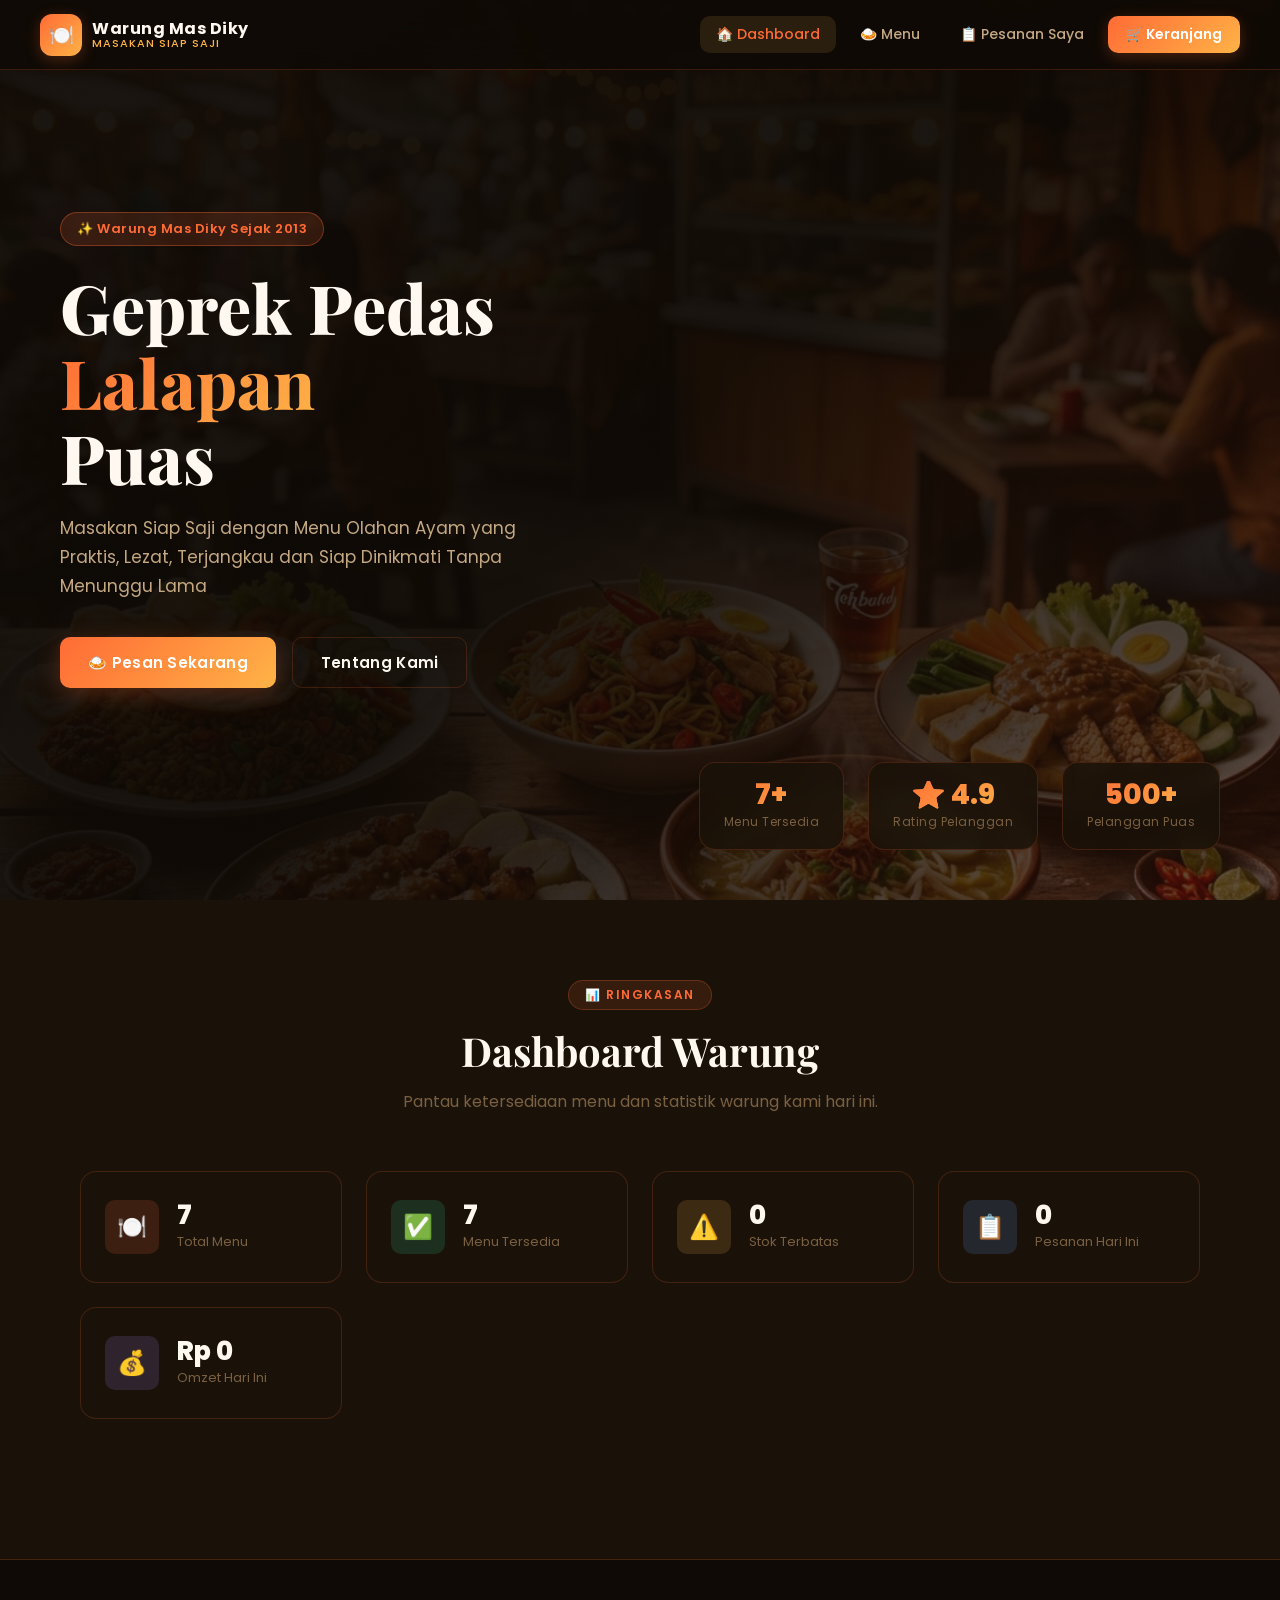
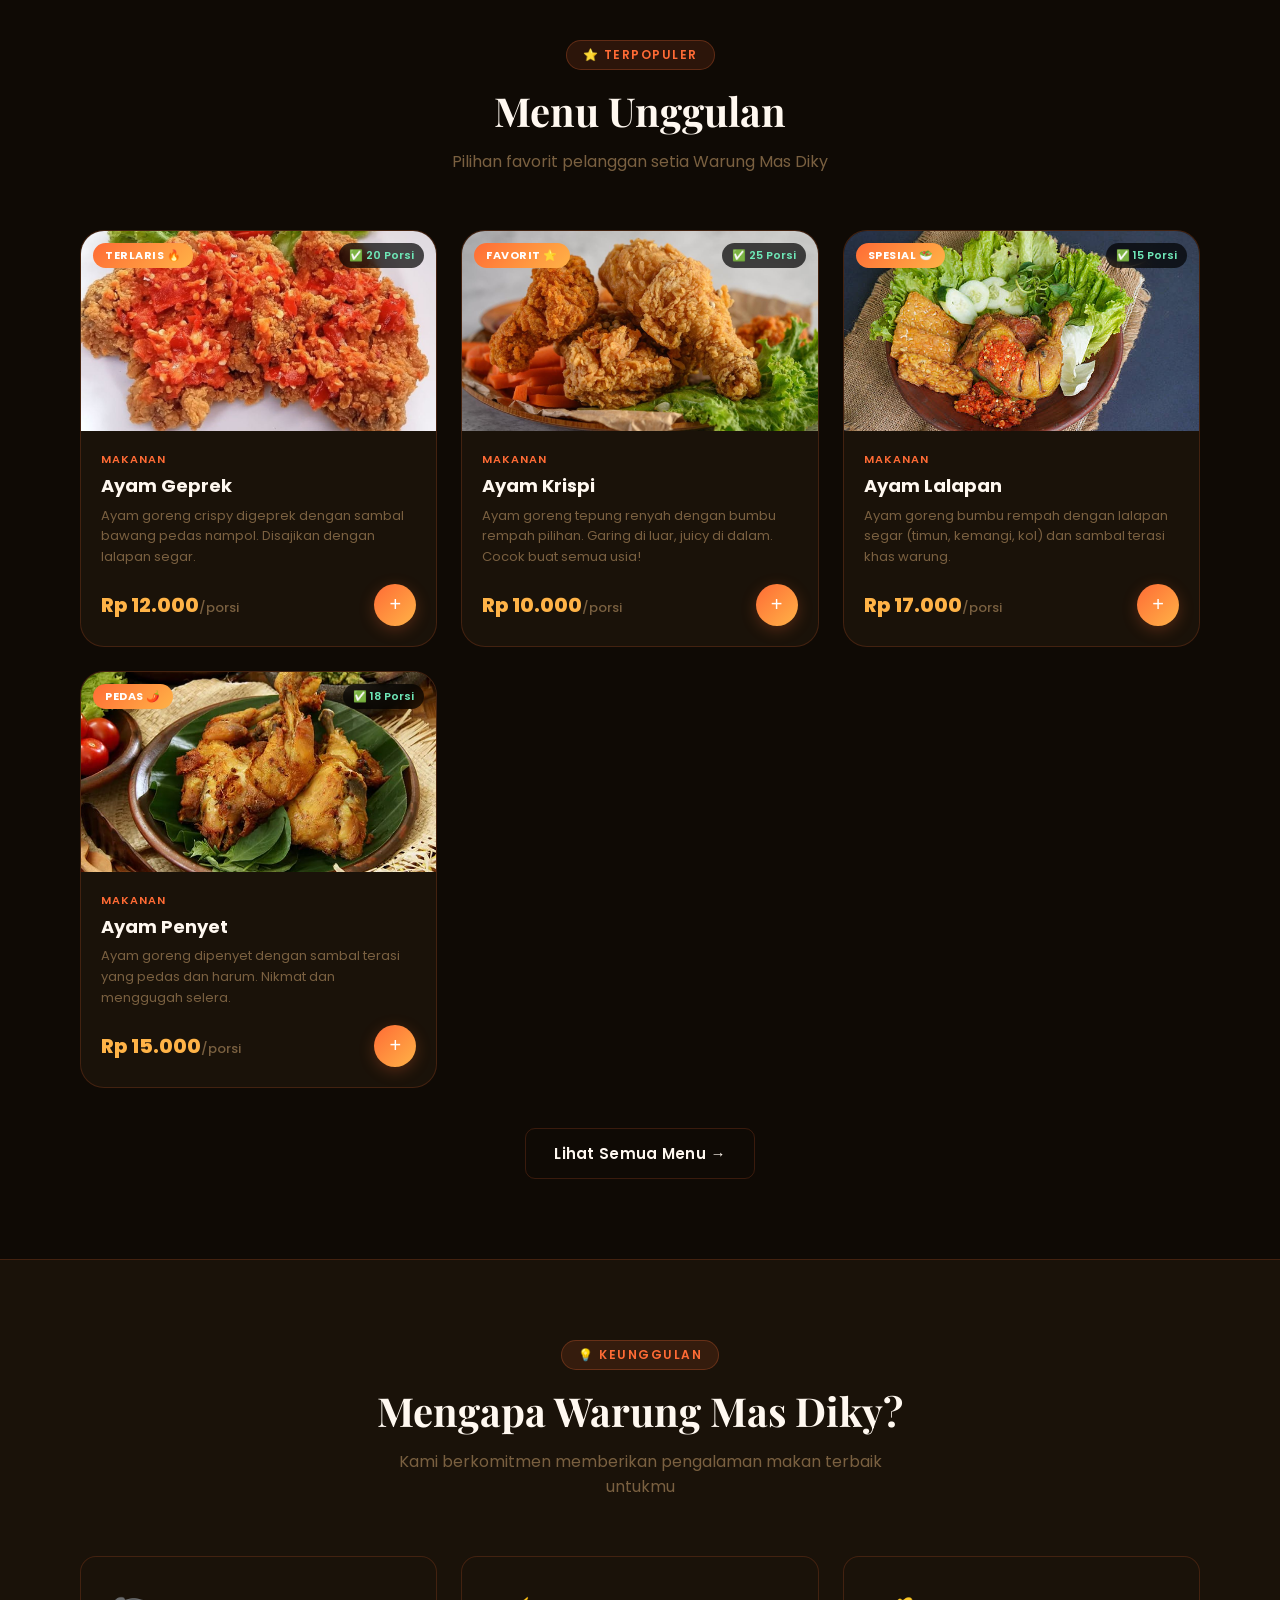
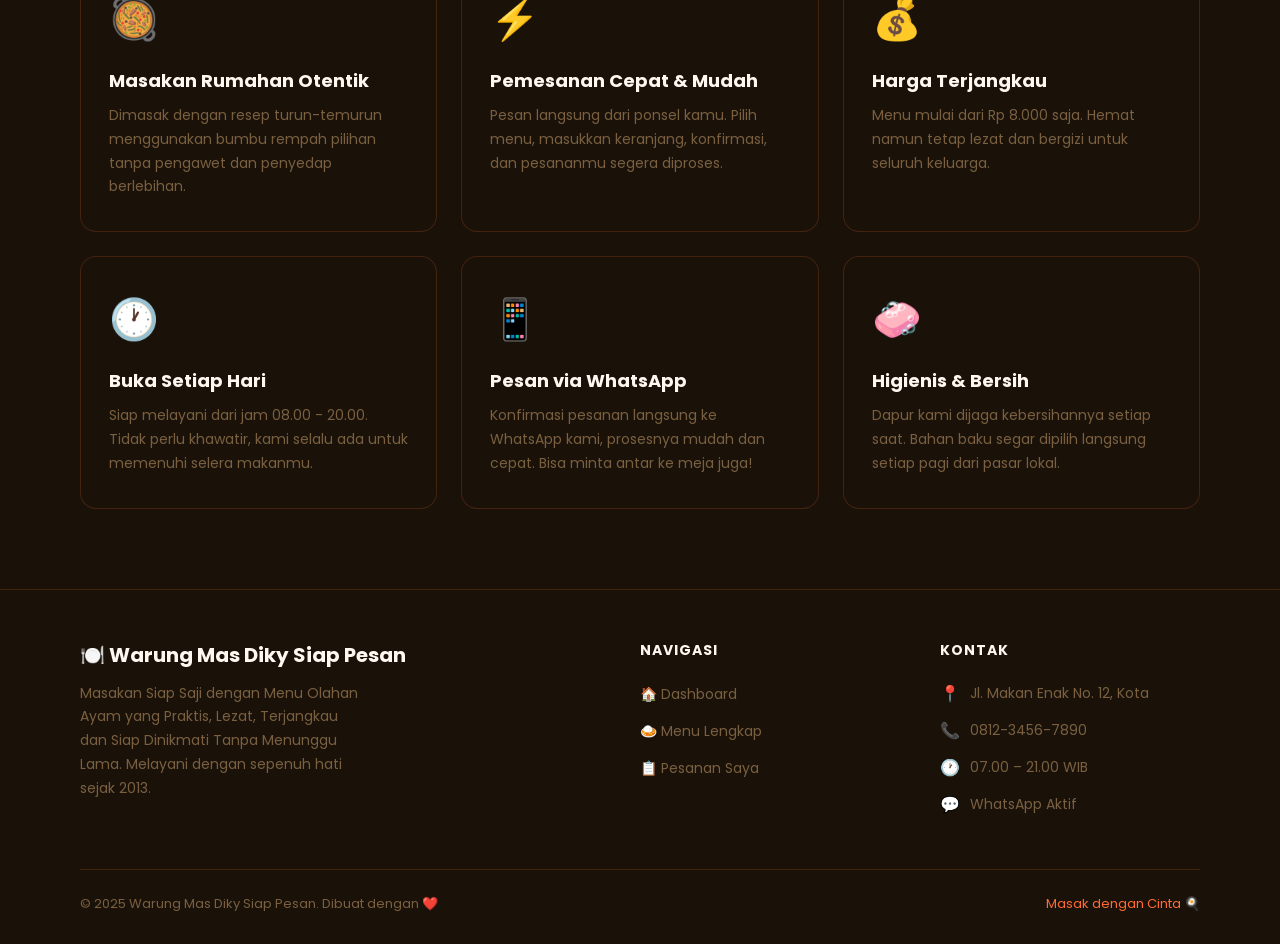
<file: index.html>
<!DOCTYPE html>
<html lang="id">

<head>
    <meta charset="UTF-8">
    <meta name="viewport" content="width=device-width, initial-scale=1">
    <title>Warung Mas Diky Siap Pesan — Pesan Online</title>
    <meta name="description"
        content="Warung Mas Diky Siap Pesan, pesan olahan ayam favorit kamu secara online. Ayam geprek, ayam krispi, ayam lalapan, ayam penyet, dan banyak menu lezat lainnya.">
    <link rel="stylesheet" href="style.css">
</head>

<body>

    <!-- ===== NAVBAR ===== -->
    <nav class="navbar" id="navbar">
        <a href="index.html" class="nav-brand">
            <div class="nav-logo-icon">🍽️</div>
            <div class="nav-brand-text">
                <span class="nav-brand-name">Warung Mas Diky</span>
                <span class="nav-brand-sub">Masakan Siap Saji</span>
            </div>
        </a>
        <ul class="nav-links">
            <li><a href="index.html" class="active" id="nav-dashboard">🏠 Dashboard</a></li>
            <li><a href="menu.html" id="nav-menu">🍛 Menu</a></li>
            <li><a href="pesanan.html" id="nav-orders">📋 Pesanan Saya</a></li>
            <li>
                <a href="#" class="nav-cart-btn" id="openCartBtn" onclick="openCart(); return false;">
                    🛒 Keranjang
                    <span class="cart-badge" id="cartBadge" style="display:none">0</span>
                </a>
            </li>
        </ul>
    </nav>

    <!-- ===== HERO ===== -->
    <section class="hero">
        <div class="hero-bg"></div>
        <div class="hero-overlay"></div>
        <div class="hero-content">
            <div class="hero-badge">✨ Warung Mas Diky Sejak 2013</div>
            <h1 class="hero-title">
                Geprek Pedas <span>Lalapan</span><br> Puas
            </h1>
            <p class="hero-desc">
                Masakan Siap Saji dengan Menu Olahan Ayam yang Praktis, Lezat, Terjangkau dan Siap Dinikmati Tanpa
                Menunggu Lama
            </p>
            <div class="hero-actions">
                <a href="menu.html" class="btn btn-primary">🍛 Pesan Sekarang</a>
                <a href="#tentang" class="btn btn-outline">Tentang Kami</a>
            </div>
        </div>
        <div class="hero-stats">
            <div class="stat-card">
                <div class="stat-num" id="heroTotalMenu">20+</div>
                <div class="stat-label">Menu Tersedia</div>
            </div>
            <div class="stat-card">
                <div class="stat-num">⭐ 4.9</div>
                <div class="stat-label">Rating Pelanggan</div>
            </div>
            <div class="stat-card">
                <div class="stat-num">500+</div>
                <div class="stat-label">Pelanggan Puas</div>
            </div>
        </div>
    </section>

    <!-- ===== DASHBOARD STATS ===== -->
    <section class="section" style="background: var(--bg-card); border-bottom: 1px solid var(--border);">
        <div class="container">
            <div class="section-header">
                <div class="section-badge">📊 Ringkasan</div>
                <h2 class="section-title">Dashboard Warung</h2>
                <p class="section-subtitle">Pantau ketersediaan menu dan statistik warung kami hari ini.</p>
            </div>
            <div class="stats-grid">
                <div class="stat-item animate-fade-up animate-delay-1">
                    <div class="stat-icon orange">🍽️</div>
                    <div class="stat-info">
                        <div class="stat-value" id="totalMenuStat">20</div>
                        <div class="stat-desc">Total Menu</div>
                    </div>
                </div>
                <div class="stat-item animate-fade-up animate-delay-2">
                    <div class="stat-icon green">✅</div>
                    <div class="stat-info">
                        <div class="stat-value" id="menuAvailStat">17</div>
                        <div class="stat-desc">Menu Tersedia</div>
                    </div>
                </div>
                <div class="stat-item animate-fade-up animate-delay-3">
                    <div class="stat-icon yellow">⚠️</div>
                    <div class="stat-info">
                        <div class="stat-value" id="menuLowStat">2</div>
                        <div class="stat-desc">Stok Terbatas</div>
                    </div>
                </div>
                <div class="stat-item animate-fade-up animate-delay-4">
                    <div class="stat-icon blue">📋</div>
                    <div class="stat-info">
                        <div class="stat-value" id="totalOrderStat">0</div>
                        <div class="stat-desc">Pesanan Hari Ini</div>
                    </div>
                </div>
                <div class="stat-item animate-fade-up">
                    <div class="stat-icon purple">💰</div>
                    <div class="stat-info">
                        <div class="stat-value" id="totalRevenueStat">Rp 0</div>
                        <div class="stat-desc">Omzet Hari Ini</div>
                    </div>
                </div>
            </div>
        </div>
    </section>

    <!-- ===== MENU UNGGULAN ===== -->
    <section class="section">
        <div class="container">
            <div class="section-header">
                <div class="section-badge">⭐ Terpopuler</div>
                <h2 class="section-title">Menu Unggulan</h2>
                <p class="section-subtitle">Pilihan favorit pelanggan setia Warung Mas Diky</p>
            </div>
            <div class="menu-grid" id="featuredMenu">
                <!-- Diisi JS -->
            </div>
            <div style="text-align:center; margin-top: 40px;">
                <a href="menu.html" class="btn btn-outline">Lihat Semua Menu →</a>
            </div>
        </div>
    </section>

    <!-- ===== FITUR LAYANAN ===== -->
    <section class="section" id="tentang" style="background: var(--bg-card); border-top: 1px solid var(--border);">
        <div class="container">
            <div class="section-header">
                <div class="section-badge">💡 Keunggulan</div>
                <h2 class="section-title">Mengapa Warung Mas Diky?</h2>
                <p class="section-subtitle">Kami berkomitmen memberikan pengalaman makan terbaik untukmu</p>
            </div>
            <div class="features-grid">
                <div class="feature-card animate-fade-up animate-delay-1">
                    <div class="feature-icon">🥘</div>
                    <div class="feature-title">Masakan Rumahan Otentik</div>
                    <div class="feature-desc">Dimasak dengan resep turun-temurun menggunakan bumbu rempah pilihan tanpa
                        pengawet dan penyedap berlebihan.</div>
                </div>
                <div class="feature-card animate-fade-up animate-delay-2">
                    <div class="feature-icon">⚡</div>
                    <div class="feature-title">Pemesanan Cepat & Mudah</div>
                    <div class="feature-desc">Pesan langsung dari ponsel kamu. Pilih menu, masukkan keranjang,
                        konfirmasi, dan pesananmu segera diproses.</div>
                </div>
                <div class="feature-card animate-fade-up animate-delay-3">
                    <div class="feature-icon">💰</div>
                    <div class="feature-title">Harga Terjangkau</div>
                    <div class="feature-desc">Menu mulai dari Rp 8.000 saja. Hemat namun tetap lezat dan bergizi untuk
                        seluruh keluarga.</div>
                </div>
                <div class="feature-card animate-fade-up animate-delay-4">
                    <div class="feature-icon">🕐</div>
                    <div class="feature-title">Buka Setiap Hari</div>
                    <div class="feature-desc">Siap melayani dari jam 08.00 - 20.00. Tidak perlu khawatir, kami selalu
                        ada untuk memenuhi selera makanmu.</div>
                </div>
                <div class="feature-card animate-fade-up">
                    <div class="feature-icon">📱</div>
                    <div class="feature-title">Pesan via WhatsApp</div>
                    <div class="feature-desc">Konfirmasi pesanan langsung ke WhatsApp kami, prosesnya mudah dan cepat.
                        Bisa minta antar ke meja juga!</div>
                </div>
                <div class="feature-card animate-fade-up">
                    <div class="feature-icon">🧼</div>
                    <div class="feature-title">Higienis & Bersih</div>
                    <div class="feature-desc">Dapur kami dijaga kebersihannya setiap saat. Bahan baku segar dipilih
                        langsung setiap pagi dari pasar lokal.</div>
                </div>
            </div>
        </div>
    </section>

    <!-- ===== FOOTER ===== -->
    <footer class="footer">
        <div class="container">
            <div class="footer-grid">
                <div>
                    <div class="footer-brand-name">🍽️ Warung Mas Diky Siap Pesan</div>
                    <p class="footer-brand-desc"> Masakan Siap Saji dengan Menu Olahan Ayam yang Praktis, Lezat,
                        Terjangkau dan Siap Dinikmati Tanpa
                        Menunggu Lama.
                        Melayani dengan sepenuh hati sejak 2013.</p>
                </div>
                <div>
                    <div class="footer-title">Navigasi</div>
                    <ul class="footer-links">
                        <li><a href="index.html">🏠 Dashboard</a></li>
                        <li><a href="menu.html">🍛 Menu Lengkap</a></li>
                        <li><a href="pesanan.html">📋 Pesanan Saya</a></li>
                    </ul>
                </div>
                <div>
                    <div class="footer-title">Kontak</div>
                    <div class="footer-contact-item"><span>📍</span><span>Jl. Makan Enak No. 12, Kota</span></div>
                    <div class="footer-contact-item"><span>📞</span><span>0812-3456-7890</span></div>
                    <div class="footer-contact-item"><span>🕐</span><span>07.00 – 21.00 WIB</span></div>
                    <div class="footer-contact-item"><span>💬</span><span>WhatsApp Aktif</span></div>
                </div>
            </div>
            <div class="footer-bottom">
                <span>© 2025 Warung Mas Diky Siap Pesan. Dibuat dengan ❤️</span>
                <span style="color: var(--primary);">Masak dengan Cinta 🍳</span>
            </div>
        </div>
    </footer>

    <!-- ===== CART OVERLAY ===== -->
    <div class="cart-overlay" id="cartOverlay" onclick="closeCart()"></div>

    <!-- ===== CART SIDEBAR ===== -->
    <div class="cart-sidebar" id="cartSidebar">
        <div class="cart-header">
            <div class="cart-title">🛒 Keranjang Pesanan</div>
            <button class="cart-close" onclick="closeCart()">✕</button>
        </div>
        <div class="cart-items" id="cartItemsList">
            <div class="cart-empty">
                <div class="cart-empty-icon">🛒</div>
                <p style="font-weight:600; color: var(--text-secondary); margin-bottom:8px;">Keranjang Kosong</p>
                <p style="font-size:13px;">Yuk pilih menu favoritmu!</p>
            </div>
        </div>
        <div class="cart-footer" id="cartFooter" style="display:none">
            <div class="cart-summary">
                <div class="cart-row">
                    <span>Subtotal (<span id="totalItems">0</span> item)</span>
                    <span id="subtotalPrice">Rp 0</span>
                </div>
                <div class="cart-row">
                    <span>Biaya Layanan</span>
                    <span>Gratis 🎉</span>
                </div>
                <div class="cart-row total">
                    <span>Total</span>
                    <span class="price" id="totalPrice">Rp 0</span>
                </div>
            </div>
            <div class="order-form">
                <div class="form-group">
                    <label class="form-label">Nama Pemesan *</label>
                    <input type="text" id="customerName" class="form-control" placeholder="Masukkan nama kamu...">
                </div>
                <div class="form-group">
                    <label class="form-label">Nomor Meja / Keterangan</label>
                    <input type="text" id="tableNumber" class="form-control" placeholder="Contoh: Meja 5 / Bawa Pulang">
                </div>
                <div class="form-group">
                    <label class="form-label">Catatan (Opsional)</label>
                    <textarea id="orderNote" class="form-control"
                        placeholder="Contoh: Tidak pakai sambal, tambah nasi..."></textarea>
                </div>
                <button class="btn btn-primary btn-full" onclick="submitOrder()" id="submitBtn">
                    ✅ Buat Pesanan
                </button>
            </div>
        </div>
    </div>

    <!-- ===== SUCCESS MODAL ===== -->
    <div class="modal-overlay" id="successModal">
        <div class="modal">
            <div class="modal-icon">🎉</div>
            <h2 class="modal-title">Pesanan Berhasil!</h2>
            <p class="modal-desc">Terima kasih! Pesananmu telah diterima dan sedang diproses. Silakan tunggu sebentar
                ya!</p>
            <div class="modal-order-detail" id="orderSummaryDetail"></div>
            <div style="display:flex; gap:12px;">
                <a href="pesanan.html" class="btn btn-primary btn-full">📋 Lihat Pesanan Saya</a>
                <button class="btn btn-outline btn-full" onclick="closeModal()">Tutup</button>
            </div>
        </div>
    </div>

    <!-- ===== TOAST CONTAINER ===== -->
    <div class="toast-container" id="toastContainer"></div>

    <script src="app.js"></script>
    <script>
        // Load featured menu (4 items)
        document.addEventListener('DOMContentLoaded', () => {
            renderFeaturedMenu();
            updateDashboardStats();
        });

        function renderFeaturedMenu() {
            const featured = menuData.filter(m => m.featured).slice(0, 4);
            const grid = document.getElementById('featuredMenu');
            if (!grid) return;
            grid.innerHTML = featured.map(m => createMenuCard(m)).join('');
        }

        function updateDashboardStats() {
            const orders = JSON.parse(localStorage.getItem('waroeng_orders') || '[]');
            const today = new Date().toDateString();
            const todayOrders = orders.filter(o => new Date(o.timestamp).toDateString() === today);
            const revenue = todayOrders.reduce((s, o) => s + o.total, 0);

            document.getElementById('totalOrderStat').textContent = todayOrders.length;
            document.getElementById('totalRevenueStat').textContent = 'Rp ' + revenue.toLocaleString('id-ID');

            const available = menuData.filter(m => m.stok > 5).length;
            const low = menuData.filter(m => m.stok > 0 && m.stok <= 5).length;
            document.getElementById('totalMenuStat').textContent = menuData.length;
            document.getElementById('menuAvailStat').textContent = available;
            document.getElementById('menuLowStat').textContent = low;
            document.getElementById('heroTotalMenu').textContent = menuData.length + '+';
        }
    </script>
</body>

</html>
</file>
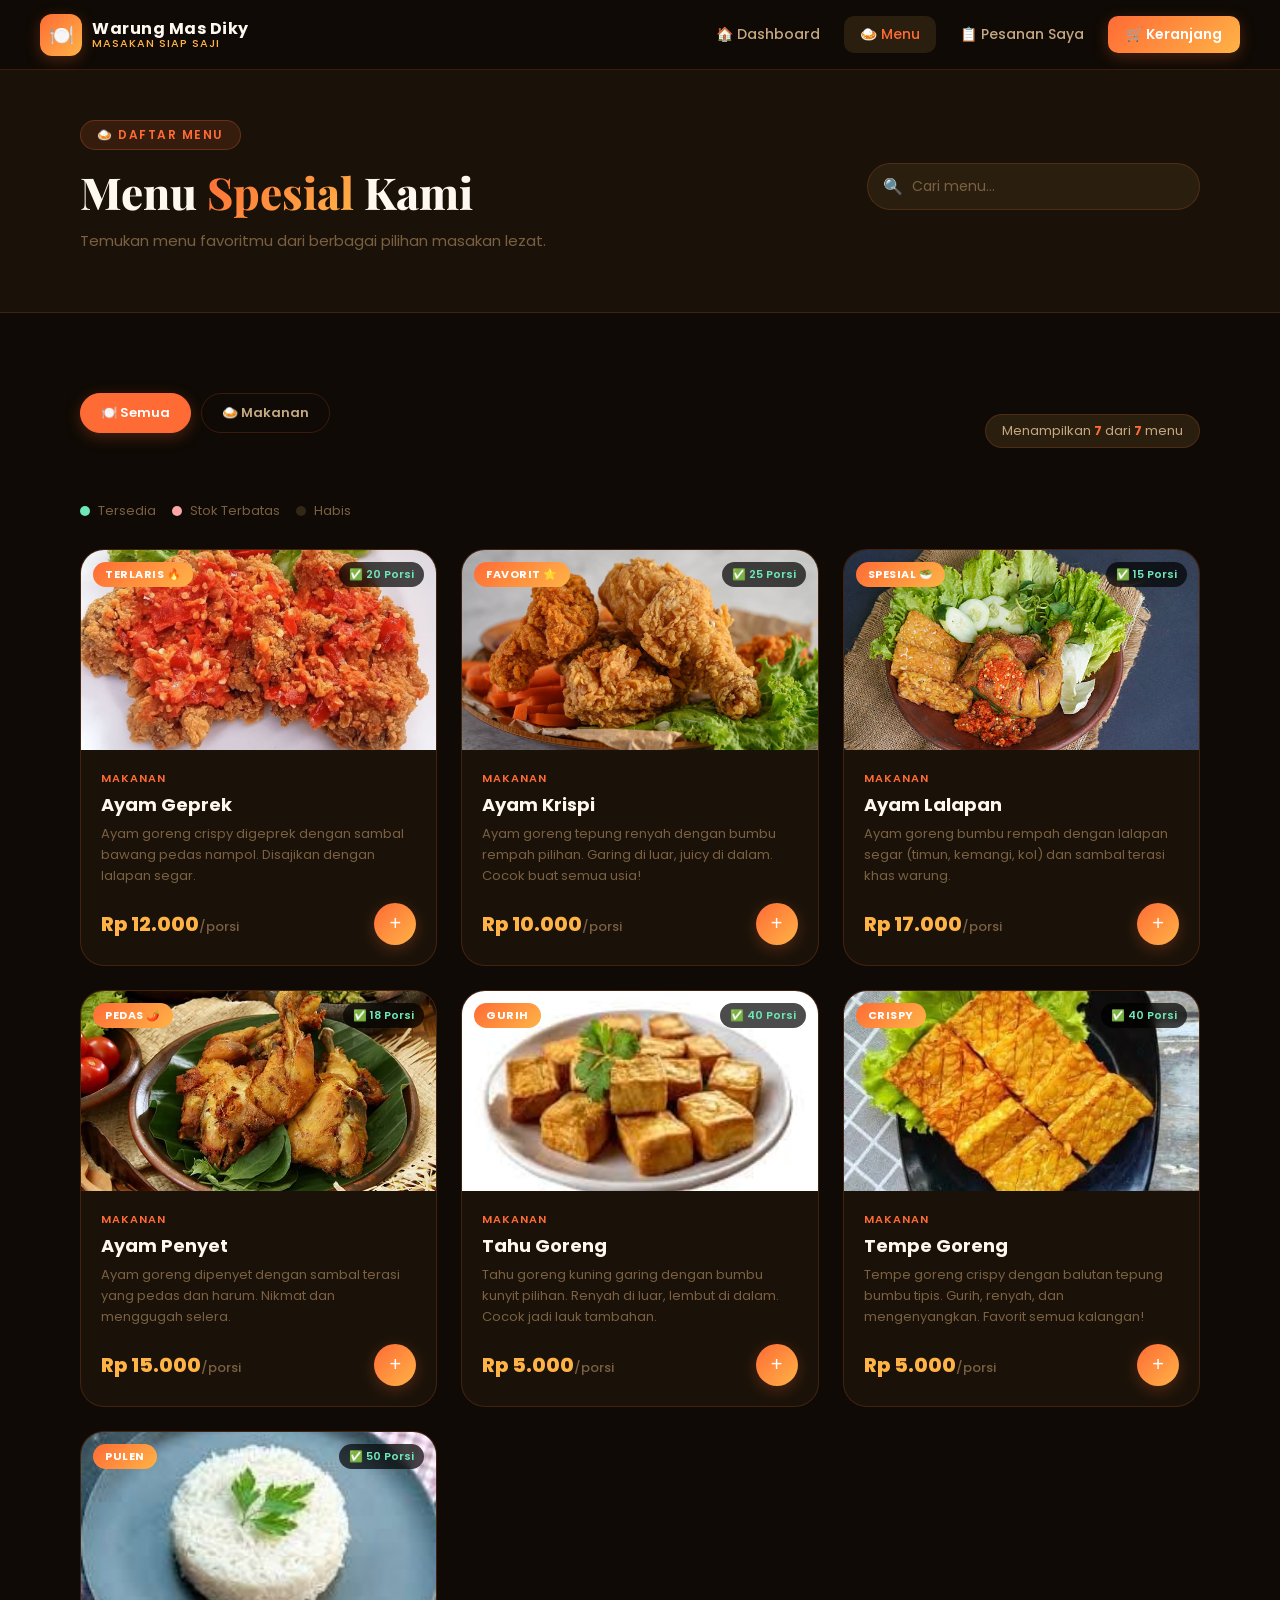
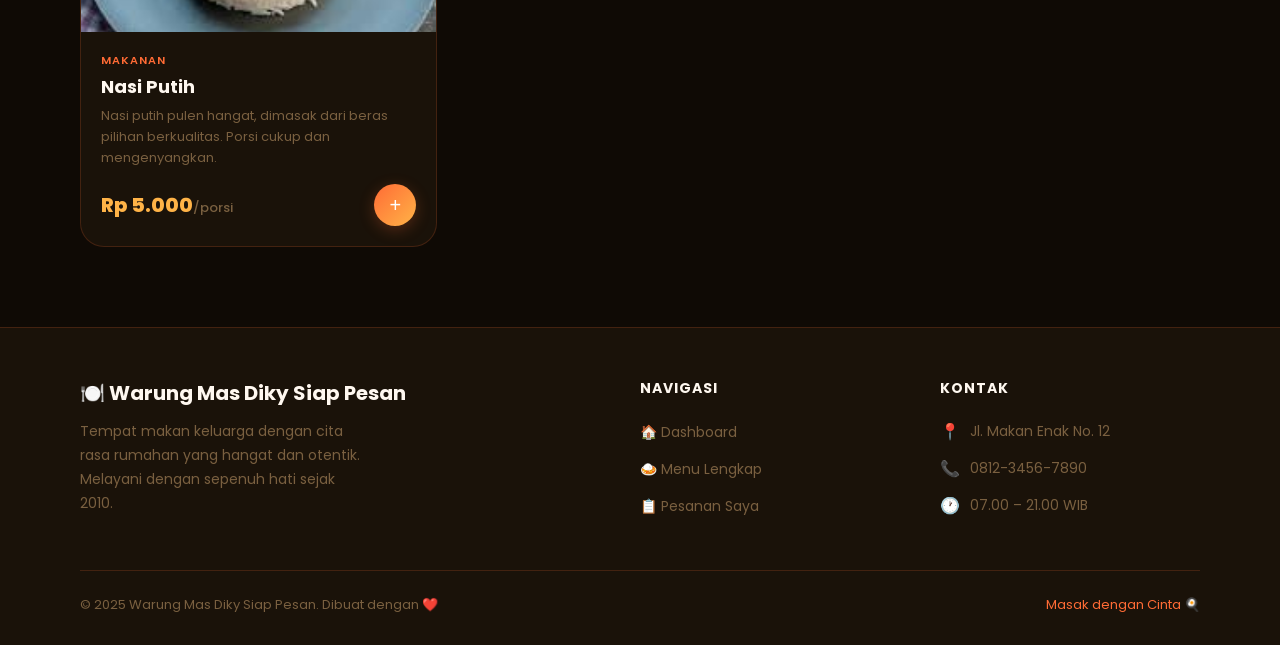
<file: menu.html>
<!DOCTYPE html>
<html lang="id">
<head>
  <meta charset="UTF-8">
  <meta name="viewport" content="width=device-width, initial-scale=1">
  <title>Menu — Warung Mas Diky Siap Pesan</title>
  <meta name="description" content="Lihat seluruh menu Warung Mas Diky Siap Pesan. Olahan ayam lezat: ayam geprek, ayam krispi, ayam lalapan, ayam penyet, dan lainnya.">
  <link rel="stylesheet" href="style.css">
  <style>
    .page-hero {
      padding: 120px 0 60px;
      background: var(--bg-card);
      border-bottom: 1px solid var(--border);
    }
    .page-hero-inner { display: flex; align-items: center; justify-content: space-between; gap: 30px; flex-wrap: wrap; }
    .page-hero-title { font-family: 'Playfair Display', serif; font-size: clamp(28px, 4vw, 44px); font-weight: 800; color: var(--text-primary); }
    .page-hero-title span { background: var(--gradient-primary); -webkit-background-clip: text; -webkit-text-fill-color: transparent; background-clip: text; }
    .page-hero-desc { font-size: 15px; color: var(--text-muted); margin-top: 8px; }

    .no-results {
      text-align: center; padding: 80px 20px;
      color: var(--text-muted); grid-column: 1/-1;
    }
    .no-results-icon { font-size: 64px; margin-bottom: 16px; }
  </style>
</head>
<body>

<!-- NAVBAR -->
<nav class="navbar" id="navbar">
  <a href="index.html" class="nav-brand">
    <div class="nav-logo-icon">🍽️</div>
    <div class="nav-brand-text">
      <span class="nav-brand-name">Warung Mas Diky</span>
      <span class="nav-brand-sub">Masakan Siap Saji</span>
    </div>
  </a>
  <ul class="nav-links">
    <li><a href="index.html">🏠 Dashboard</a></li>
    <li><a href="menu.html" class="active">🍛 Menu</a></li>
    <li><a href="pesanan.html">📋 Pesanan Saya</a></li>
    <li>
      <a href="#" class="nav-cart-btn" onclick="openCart(); return false;">
        🛒 Keranjang
        <span class="cart-badge" id="cartBadge" style="display:none">0</span>
      </a>
    </li>
  </ul>
</nav>

<!-- PAGE HERO -->
<div class="page-hero">
  <div class="container">
    <div class="page-hero-inner">
      <div>
        <div class="section-badge" style="margin-bottom:12px;">🍛 Daftar Menu</div>
        <h1 class="page-hero-title">Menu <span>Spesial</span> Kami</h1>
        <p class="page-hero-desc">Temukan menu favoritmu dari berbagai pilihan masakan lezat.</p>
      </div>
      <div class="search-wrap">
        <span class="search-icon">🔍</span>
        <input type="text" class="search-input" id="searchInput" placeholder="Cari menu..." oninput="filterMenu()">
      </div>
    </div>
  </div>
</div>

<!-- MENU SECTION -->
<section class="section">
  <div class="container">
    <!-- Toolbar -->
    <div class="menu-toolbar">
      <div class="categories" id="categoryBtns">
        <button class="cat-btn active" data-cat="all" onclick="filterByCategory(this, 'all')">🍽️ Semua</button>
        <button class="cat-btn" data-cat="Makanan" onclick="filterByCategory(this, 'Makanan')">🍛 Makanan</button>


      </div>
      <div class="menu-count-badge">
        Menampilkan <strong id="shownCount">0</strong> dari <strong id="totalCount">0</strong> menu
      </div>
    </div>

    <!-- STOK INFO BAR -->
    <div style="display:flex; gap:16px; margin-bottom:28px; flex-wrap:wrap;">
      <div style="display:flex; align-items:center; gap:8px; font-size:13px; color:var(--text-muted);">
        <span style="width:10px; height:10px; border-radius:50%; background:#6EE7B7; display:inline-block;"></span>
        Tersedia
      </div>
      <div style="display:flex; align-items:center; gap:8px; font-size:13px; color:var(--text-muted);">
        <span style="width:10px; height:10px; border-radius:50%; background:#FCA5A5; display:inline-block;"></span>
        Stok Terbatas
      </div>
      <div style="display:flex; align-items:center; gap:8px; font-size:13px; color:var(--text-muted);">
        <span style="width:10px; height:10px; border-radius:50%; background:var(--surface2); display:inline-block;"></span>
        Habis
      </div>
    </div>

    <!-- MENU GRID -->
    <div class="menu-grid" id="menuGrid">
      <!-- Diisi JS -->
    </div>
  </div>
</section>

<!-- FOOTER -->
<footer class="footer">
  <div class="container">
    <div class="footer-grid">
      <div>
        <div class="footer-brand-name">🍽️ Warung Mas Diky Siap Pesan</div>
        <p class="footer-brand-desc">Tempat makan keluarga dengan cita rasa rumahan yang hangat dan otentik. Melayani dengan sepenuh hati sejak 2010.</p>
      </div>
      <div>
        <div class="footer-title">Navigasi</div>
        <ul class="footer-links">
          <li><a href="index.html">🏠 Dashboard</a></li>
          <li><a href="menu.html">🍛 Menu Lengkap</a></li>
          <li><a href="pesanan.html">📋 Pesanan Saya</a></li>
        </ul>
      </div>
      <div>
        <div class="footer-title">Kontak</div>
        <div class="footer-contact-item"><span>📍</span><span>Jl. Makan Enak No. 12</span></div>
        <div class="footer-contact-item"><span>📞</span><span>0812-3456-7890</span></div>
        <div class="footer-contact-item"><span>🕐</span><span>07.00 – 21.00 WIB</span></div>
      </div>
    </div>
    <div class="footer-bottom">
      <span>© 2025 Warung Mas Diky Siap Pesan. Dibuat dengan ❤️</span>
      <span style="color:var(--primary);">Masak dengan Cinta 🍳</span>
    </div>
  </div>
</footer>

<!-- CART -->
<div class="cart-overlay" id="cartOverlay" onclick="closeCart()"></div>
<div class="cart-sidebar" id="cartSidebar">
  <div class="cart-header">
    <div class="cart-title">🛒 Keranjang Pesanan</div>
    <button class="cart-close" onclick="closeCart()">✕</button>
  </div>
  <div class="cart-items" id="cartItemsList">
    <div class="cart-empty">
      <div class="cart-empty-icon">🛒</div>
      <p style="font-weight:600; color:var(--text-secondary); margin-bottom:8px;">Keranjang Kosong</p>
      <p style="font-size:13px;">Yuk pilih menu favoritmu!</p>
    </div>
  </div>
  <div class="cart-footer" id="cartFooter" style="display:none">
    <div class="cart-summary">
      <div class="cart-row">
        <span>Subtotal (<span id="totalItems">0</span> item)</span>
        <span id="subtotalPrice">Rp 0</span>
      </div>
      <div class="cart-row"><span>Biaya Layanan</span><span>Gratis 🎉</span></div>
      <div class="cart-row total">
        <span>Total</span>
        <span class="price" id="totalPrice">Rp 0</span>
      </div>
    </div>
    <div class="order-form">
      <div class="form-group">
        <label class="form-label">Nama Pemesan *</label>
        <input type="text" id="customerName" class="form-control" placeholder="Masukkan nama kamu...">
      </div>
      <div class="form-group">
        <label class="form-label">Nomor Meja / Keterangan</label>
        <input type="text" id="tableNumber" class="form-control" placeholder="Contoh: Meja 5 / Bawa Pulang">
      </div>
      <div class="form-group">
        <label class="form-label">Catatan (Opsional)</label>
        <textarea id="orderNote" class="form-control" placeholder="Contoh: Tidak pakai sambal, tambah nasi..."></textarea>
      </div>
      <button class="btn btn-primary btn-full" onclick="submitOrder()">✅ Buat Pesanan</button>
    </div>
  </div>
</div>

<!-- MODAL SUCCESS -->
<div class="modal-overlay" id="successModal">
  <div class="modal">
    <div class="modal-icon">🎉</div>
    <h2 class="modal-title">Pesanan Berhasil!</h2>
    <p class="modal-desc">Pesananmu telah diterima dan sedang diproses. Tunggu sebentar ya!</p>
    <div class="modal-order-detail" id="orderSummaryDetail"></div>
    <div style="display:flex; gap:12px;">
      <a href="pesanan.html" class="btn btn-primary btn-full">📋 Lihat Pesanan</a>
      <button class="btn btn-outline btn-full" onclick="closeModal()">Tutup</button>
    </div>
  </div>
</div>

<div class="toast-container" id="toastContainer"></div>

<script src="app.js"></script>
<script>
  let currentCategory = 'all';
  let currentSearch = '';

  document.addEventListener('DOMContentLoaded', () => {
    renderMenuPage();
  });

  function filterByCategory(btn, cat) {
    document.querySelectorAll('.cat-btn').forEach(b => b.classList.remove('active'));
    btn.classList.add('active');
    currentCategory = cat;
    renderMenuPage();
  }

  function filterMenu() {
    currentSearch = document.getElementById('searchInput').value.toLowerCase();
    renderMenuPage();
  }

  function renderMenuPage() {
    let filtered = menuData;
    if (currentCategory !== 'all') filtered = filtered.filter(m => m.category === currentCategory);
    if (currentSearch) filtered = filtered.filter(m =>
      m.name.toLowerCase().includes(currentSearch) ||
      m.desc.toLowerCase().includes(currentSearch)
    );

    document.getElementById('shownCount').textContent = filtered.length;
    document.getElementById('totalCount').textContent = menuData.length;

    const grid = document.getElementById('menuGrid');
    if (filtered.length === 0) {
      grid.innerHTML = `
        <div class="no-results">
          <div class="no-results-icon">🔍</div>
          <p style="font-size:18px; font-weight:600; color:var(--text-secondary); margin-bottom:8px;">Menu tidak ditemukan</p>
          <p style="font-size:14px;">Coba kata kunci lain atau reset filter</p>
        </div>`;
    } else {
      grid.innerHTML = filtered.map(m => createMenuCard(m)).join('');
    }
  }
</script>
</body>
</html>
</file>
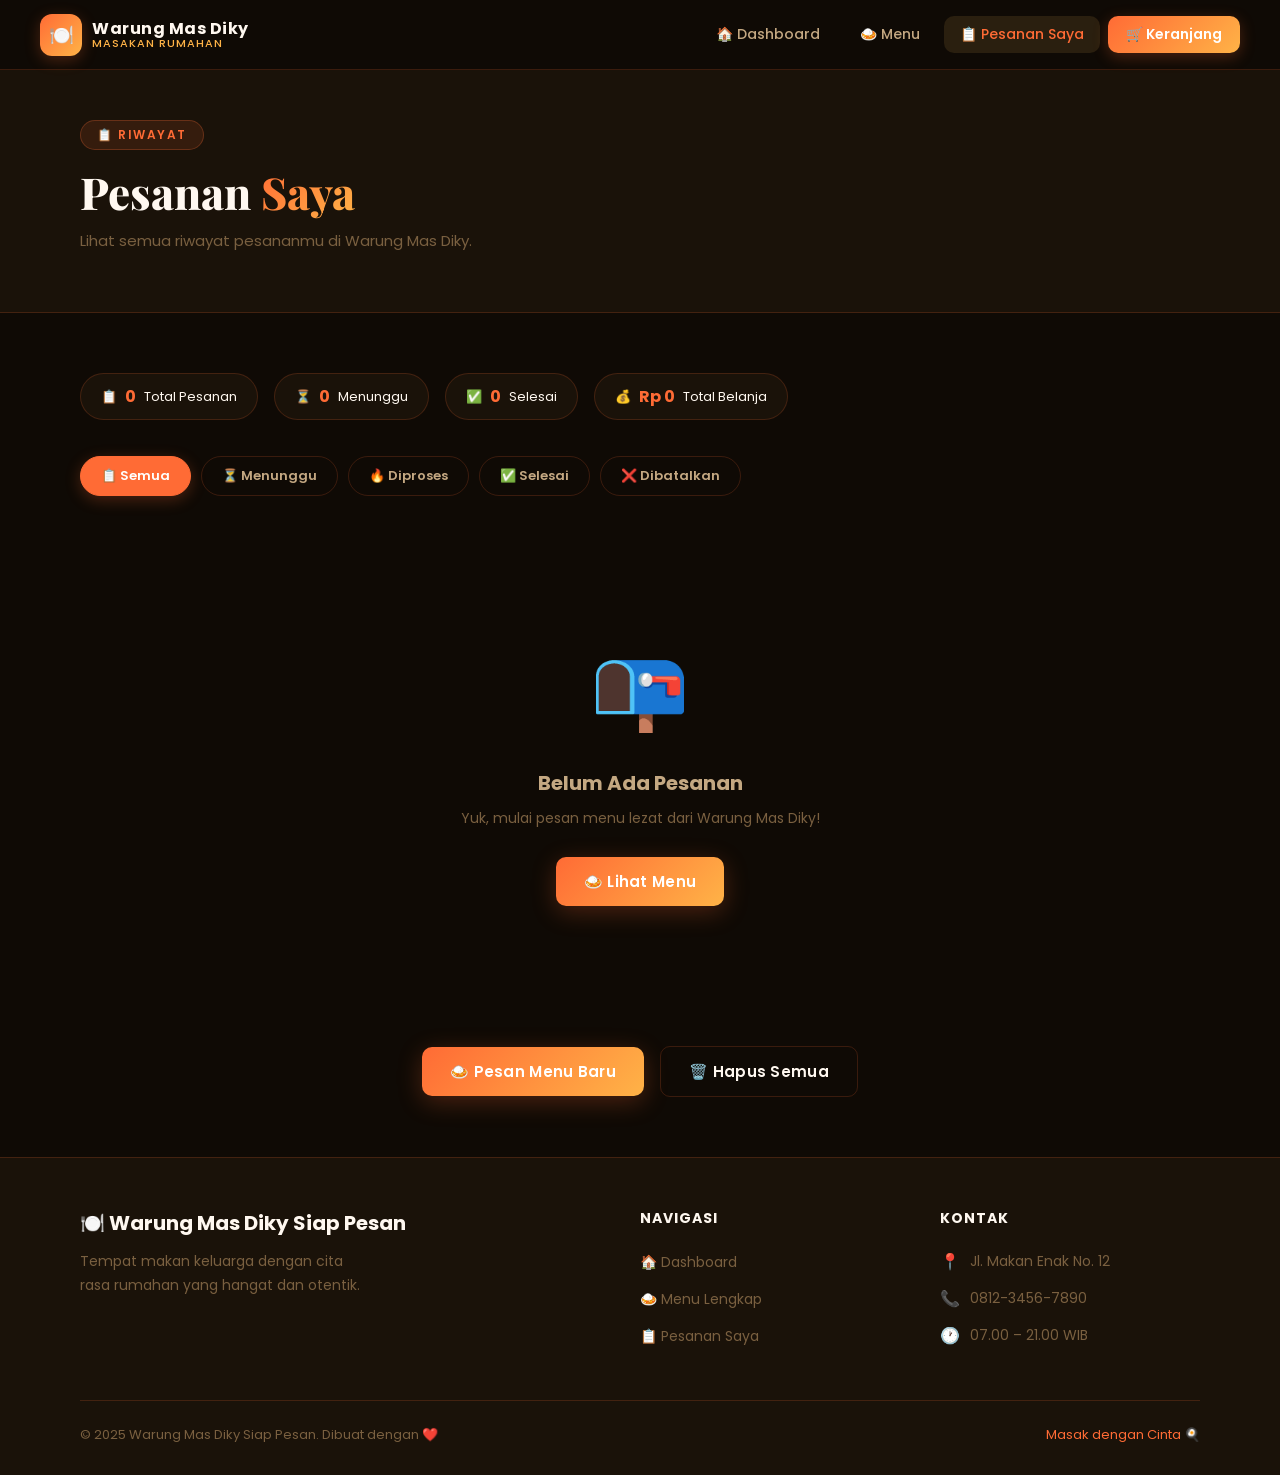
<file: pesanan.html>
<!DOCTYPE html>
<html lang="id">
<head>
  <meta charset="UTF-8">
  <meta name="viewport" content="width=device-width, initial-scale=1">
  <title>Pesanan Saya — Warung Mas Diky Siap Pesan</title>
  <meta name="description" content="Lacak dan kelola pesananmu di Warung Mas Diky Siap Pesan.">
  <link rel="stylesheet" href="style.css">
  <style>
    .page-hero {
      padding: 120px 0 60px;
      background: var(--bg-card);
      border-bottom: 1px solid var(--border);
    }

    .orders-section { padding: 60px 0; }

    .order-card {
      background: var(--bg-card);
      border: 1px solid var(--border);
      border-radius: var(--radius-lg);
      padding: 28px;
      margin-bottom: 20px;
      transition: var(--transition);
      animation: fadeInUp 0.4s ease both;
    }
    .order-card:hover { border-color: rgba(255,107,53,0.35); box-shadow: var(--shadow-card); }

    .order-card-header {
      display: flex; align-items: flex-start;
      justify-content: space-between; gap: 16px;
      margin-bottom: 20px; flex-wrap: wrap;
    }

    .order-id {
      font-size: 13px; color: var(--text-muted);
      margin-bottom: 4px; font-family: monospace;
    }
    .order-customer { font-size: 18px; font-weight: 700; color: var(--text-primary); margin-bottom: 4px; }
    .order-meta { font-size: 13px; color: var(--text-muted); }

    .order-status {
      padding: 6px 16px; border-radius: 50px;
      font-size: 12px; font-weight: 700;
      letter-spacing: 0.5px; text-transform: uppercase;
      white-space: nowrap;
    }
    .status-pending  { background: rgba(251,191,36,0.15); color: #FBBF24; border: 1px solid rgba(251,191,36,0.3); }
    .status-process  { background: rgba(96,165,250,0.15); color: #60A5FA; border: 1px solid rgba(96,165,250,0.3); }
    .status-done     { background: rgba(52,211,153,0.15); color: #34D399; border: 1px solid rgba(52,211,153,0.3); }
    .status-cancelled{ background: rgba(248,113,113,0.15); color: #F87171; border: 1px solid rgba(248,113,113,0.3); }

    .order-items-list { display: flex; flex-direction: column; gap: 10px; margin-bottom: 20px; }

    .order-item-row {
      display: flex; align-items: center; gap: 14px;
      background: var(--surface); border-radius: var(--radius-sm);
      padding: 12px 16px;
    }
    .order-item-row img { width: 48px; height: 48px; border-radius: 8px; object-fit: cover; flex-shrink: 0; }
    .order-item-name { flex: 1; font-size: 14px; font-weight: 600; color: var(--text-primary); }
    .order-item-qty { font-size: 13px; color: var(--text-muted); }
    .order-item-subtotal { font-size: 14px; font-weight: 700; color: var(--secondary); }

    .order-card-footer {
      display: flex; align-items: center;
      justify-content: space-between; flex-wrap: wrap; gap: 12px;
      padding-top: 20px; border-top: 1px solid var(--border);
    }

    .order-total { font-size: 18px; font-weight: 800; color: var(--text-primary); }
    .order-total span { color: var(--secondary); }

    .order-actions { display: flex; gap: 10px; }

    .empty-orders {
      text-align: center; padding: 100px 20px;
      color: var(--text-muted);
    }
    .empty-orders-icon { font-size: 80px; margin-bottom: 20px; }

    .order-note-row {
      background: rgba(255,179,71,0.08);
      border: 1px solid rgba(255,179,71,0.2);
      border-radius: var(--radius-sm);
      padding: 10px 14px;
      font-size: 13px;
      color: var(--text-secondary);
      margin-bottom: 16px;
      display: flex; align-items: flex-start; gap: 8px;
    }

    .order-stats-bar {
      display: flex; gap: 16px; flex-wrap: wrap;
      margin-bottom: 36px;
    }
    .order-stat-pill {
      background: var(--bg-card);
      border: 1px solid var(--border);
      border-radius: 50px;
      padding: 10px 20px;
      display: flex; align-items: center; gap: 8px;
      font-size: 13px;
    }
    .order-stat-pill strong { color: var(--primary); font-size: 16px; }
  </style>
</head>
<body>

<!-- NAVBAR -->
<nav class="navbar" id="navbar">
  <a href="index.html" class="nav-brand">
    <div class="nav-logo-icon">🍽️</div>
    <div class="nav-brand-text">
      <span class="nav-brand-name">Warung Mas Diky</span>
      <span class="nav-brand-sub">Masakan Rumahan</span>
    </div>
  </a>
  <ul class="nav-links">
    <li><a href="index.html">🏠 Dashboard</a></li>
    <li><a href="menu.html">🍛 Menu</a></li>
    <li><a href="pesanan.html" class="active">📋 Pesanan Saya</a></li>
    <li>
      <a href="#" class="nav-cart-btn" onclick="openCart(); return false;">
        🛒 Keranjang
        <span class="cart-badge" id="cartBadge" style="display:none">0</span>
      </a>
    </li>
  </ul>
</nav>

<!-- PAGE HERO -->
<div class="page-hero">
  <div class="container">
    <div class="section-badge" style="margin-bottom:12px;">📋 Riwayat</div>
    <h1 style="font-family:'Playfair Display',serif; font-size:clamp(28px,4vw,44px); font-weight:800; color:var(--text-primary); margin-bottom:8px;">
      Pesanan <span style="background:var(--gradient-primary); -webkit-background-clip:text; -webkit-text-fill-color:transparent; background-clip:text;">Saya</span>
    </h1>
    <p style="font-size:15px; color:var(--text-muted);">Lihat semua riwayat pesananmu di Warung Mas Diky.</p>
  </div>
</div>

<!-- ORDERS SECTION -->
<section class="orders-section">
  <div class="container">

    <!-- Stats Bar -->
    <div class="order-stats-bar" id="orderStatsBar">
      <!-- Diisi JS -->
    </div>

    <!-- Filter by status -->
    <div class="categories" style="margin-bottom:32px;">
      <button class="cat-btn active" onclick="filterOrders(this,'all')">📋 Semua</button>
      <button class="cat-btn" onclick="filterOrders(this,'pending')">⏳ Menunggu</button>
      <button class="cat-btn" onclick="filterOrders(this,'process')">🔥 Diproses</button>
      <button class="cat-btn" onclick="filterOrders(this,'done')">✅ Selesai</button>
      <button class="cat-btn" onclick="filterOrders(this,'cancelled')">❌ Dibatalkan</button>
    </div>

    <!-- Orders List -->
    <div id="ordersList">
      <!-- Diisi JS -->
    </div>

    <div style="text-align:center; margin-top:40px;">
      <a href="menu.html" class="btn btn-primary">🍛 Pesan Menu Baru</a>
      <button class="btn btn-outline" style="margin-left:12px;" onclick="clearAllOrders()">🗑️ Hapus Semua</button>
    </div>
  </div>
</section>

<!-- FOOTER -->
<footer class="footer">
  <div class="container">
    <div class="footer-grid">
      <div>
        <div class="footer-brand-name">🍽️ Warung Mas Diky Siap Pesan</div>
        <p class="footer-brand-desc">Tempat makan keluarga dengan cita rasa rumahan yang hangat dan otentik.</p>
      </div>
      <div>
        <div class="footer-title">Navigasi</div>
        <ul class="footer-links">
          <li><a href="index.html">🏠 Dashboard</a></li>
          <li><a href="menu.html">🍛 Menu Lengkap</a></li>
          <li><a href="pesanan.html">📋 Pesanan Saya</a></li>
        </ul>
      </div>
      <div>
        <div class="footer-title">Kontak</div>
        <div class="footer-contact-item"><span>📍</span><span>Jl. Makan Enak No. 12</span></div>
        <div class="footer-contact-item"><span>📞</span><span>0812-3456-7890</span></div>
        <div class="footer-contact-item"><span>🕐</span><span>07.00 – 21.00 WIB</span></div>
      </div>
    </div>
    <div class="footer-bottom">
      <span>© 2025 Warung Mas Diky Siap Pesan. Dibuat dengan ❤️</span>
      <span style="color:var(--primary);">Masak dengan Cinta 🍳</span>
    </div>
  </div>
</footer>

<!-- CART -->
<div class="cart-overlay" id="cartOverlay" onclick="closeCart()"></div>
<div class="cart-sidebar" id="cartSidebar">
  <div class="cart-header">
    <div class="cart-title">🛒 Keranjang Pesanan</div>
    <button class="cart-close" onclick="closeCart()">✕</button>
  </div>
  <div class="cart-items" id="cartItemsList">
    <div class="cart-empty">
      <div class="cart-empty-icon">🛒</div>
      <p style="font-weight:600; color:var(--text-secondary); margin-bottom:8px;">Keranjang Kosong</p>
      <p style="font-size:13px;">Yuk pilih menu favoritmu!</p>
    </div>
  </div>
  <div class="cart-footer" id="cartFooter" style="display:none">
    <div class="cart-summary">
      <div class="cart-row"><span>Subtotal (<span id="totalItems">0</span> item)</span><span id="subtotalPrice">Rp 0</span></div>
      <div class="cart-row"><span>Biaya Layanan</span><span>Gratis 🎉</span></div>
      <div class="cart-row total"><span>Total</span><span class="price" id="totalPrice">Rp 0</span></div>
    </div>
    <div class="order-form">
      <div class="form-group">
        <label class="form-label">Nama Pemesan *</label>
        <input type="text" id="customerName" class="form-control" placeholder="Masukkan nama kamu...">
      </div>
      <div class="form-group">
        <label class="form-label">Nomor Meja / Keterangan</label>
        <input type="text" id="tableNumber" class="form-control" placeholder="Contoh: Meja 5 / Bawa Pulang">
      </div>
      <div class="form-group">
        <label class="form-label">Catatan (Opsional)</label>
        <textarea id="orderNote" class="form-control" placeholder="Contoh: Tidak pakai sambal..."></textarea>
      </div>
      <button class="btn btn-primary btn-full" onclick="submitOrder()">✅ Buat Pesanan</button>
    </div>
  </div>
</div>

<!-- MODAL SUCCESS -->
<div class="modal-overlay" id="successModal">
  <div class="modal">
    <div class="modal-icon">🎉</div>
    <h2 class="modal-title">Pesanan Berhasil!</h2>
    <p class="modal-desc">Pesananmu telah diterima dan sedang diproses.</p>
    <div class="modal-order-detail" id="orderSummaryDetail"></div>
    <div style="display:flex; gap:12px;">
      <button class="btn btn-primary btn-full" onclick="closeModal(); renderOrders();">📋 Lihat Pesanan</button>
      <button class="btn btn-outline btn-full" onclick="closeModal()">Tutup</button>
    </div>
  </div>
</div>

<div class="toast-container" id="toastContainer"></div>

<script src="app.js"></script>
<script>
  let statusFilter = 'all';

  document.addEventListener('DOMContentLoaded', () => {
    renderOrders();
    renderOrderStats();
  });

  function filterOrders(btn, status) {
    document.querySelectorAll('.cat-btn').forEach(b => b.classList.remove('active'));
    btn.classList.add('active');
    statusFilter = status;
    renderOrders();
  }

  function renderOrderStats() {
    const orders = JSON.parse(localStorage.getItem('waroeng_orders') || '[]');
    const pending = orders.filter(o => o.status === 'pending').length;
    const done = orders.filter(o => o.status === 'done').length;
    const total = orders.reduce((s, o) => s + o.total, 0);

    document.getElementById('orderStatsBar').innerHTML = `
      <div class="order-stat-pill">📋 <strong>${orders.length}</strong> Total Pesanan</div>
      <div class="order-stat-pill">⏳ <strong>${pending}</strong> Menunggu</div>
      <div class="order-stat-pill">✅ <strong>${done}</strong> Selesai</div>
      <div class="order-stat-pill">💰 <strong>Rp ${total.toLocaleString('id-ID')}</strong> Total Belanja</div>
    `;
  }

  function renderOrders() {
    let orders = JSON.parse(localStorage.getItem('waroeng_orders') || '[]');
    orders = orders.sort((a, b) => b.timestamp - a.timestamp);

    if (statusFilter !== 'all') {
      orders = orders.filter(o => o.status === statusFilter);
    }

    const container = document.getElementById('ordersList');

    if (orders.length === 0) {
      container.innerHTML = `
        <div class="empty-orders">
          <div class="empty-orders-icon">📭</div>
          <p style="font-size:20px; font-weight:700; color:var(--text-secondary); margin-bottom:10px;">Belum Ada Pesanan</p>
          <p style="font-size:14px; margin-bottom:28px;">Yuk, mulai pesan menu lezat dari Warung Mas Diky!</p>
          <a href="menu.html" class="btn btn-primary">🍛 Lihat Menu</a>
        </div>`;
      return;
    }

    const statusLabel = {
      pending: { text: '⏳ Menunggu Konfirmasi', cls: 'status-pending' },
      process: { text: '🔥 Sedang Diproses', cls: 'status-process' },
      done:    { text: '✅ Selesai', cls: 'status-done' },
      cancelled: { text: '❌ Dibatalkan', cls: 'status-cancelled' }
    };

    container.innerHTML = orders.map(order => {
      const st = statusLabel[order.status] || statusLabel['pending'];
      const date = new Date(order.timestamp);
      const dateStr = date.toLocaleDateString('id-ID', { day: 'numeric', month: 'long', year: 'numeric' });
      const timeStr = date.toLocaleTimeString('id-ID', { hour: '2-digit', minute: '2-digit' });

      const itemsHTML = order.items.map(item => {
        const menuItem = menuData.find(m => m.id === item.id) || {};
        return `
          <div class="order-item-row">
            <img src="${menuItem.img || 'Ayam Geprek.png'}" alt="${item.name}" onerror="this.src='Ayam Geprek.png'">
            <span class="order-item-name">${item.name}</span>
            <span class="order-item-qty">x${item.qty}</span>
            <span class="order-item-subtotal">Rp ${(item.price * item.qty).toLocaleString('id-ID')}</span>
          </div>`;
      }).join('');

      const noteHTML = order.note ? `
        <div class="order-note-row">
          <span>📝</span>
          <span><strong>Catatan:</strong> ${order.note}</span>
        </div>` : '';

      return `
        <div class="order-card" id="order-${order.id}">
          <div class="order-card-header">
            <div>
              <div class="order-id"># ${order.id}</div>
              <div class="order-customer">👤 ${order.customer}</div>
              <div class="order-meta">🕐 ${dateStr}, ${timeStr} &nbsp;|&nbsp; 🪑 ${order.table || 'Tidak disebutkan'}</div>
            </div>
            <span class="order-status ${st.cls}">${st.text}</span>
          </div>
          ${noteHTML}
          <div class="order-items-list">${itemsHTML}</div>
          <div class="order-card-footer">
            <div class="order-total">Total: <span>Rp ${order.total.toLocaleString('id-ID')}</span></div>
            <div class="order-actions">
              ${order.status === 'pending' ? `
                <button class="btn btn-sm btn-outline" style="border-color:#34D399;color:#34D399;" onclick="updateOrderStatus('${order.id}', 'process')">🔥 Proses</button>
                <button class="btn btn-sm btn-outline" style="border-color:#F87171;color:#F87171;" onclick="updateOrderStatus('${order.id}', 'cancelled')">❌ Batalkan</button>
              ` : ''}
              ${order.status === 'process' ? `
                <button class="btn btn-sm btn-outline" style="border-color:#34D399;color:#34D399;" onclick="updateOrderStatus('${order.id}', 'done')">✅ Selesai</button>
              ` : ''}
              <button class="btn btn-sm btn-outline" style="border-color:#F87171;color:#F87171;" onclick="deleteOrder('${order.id}')">🗑️</button>
            </div>
          </div>
        </div>`;
    }).join('');
  }

  function updateOrderStatus(id, newStatus) {
    let orders = JSON.parse(localStorage.getItem('waroeng_orders') || '[]');
    orders = orders.map(o => o.id === id ? { ...o, status: newStatus } : o);
    localStorage.setItem('waroeng_orders', JSON.stringify(orders));
    renderOrders();
    renderOrderStats();
    const labels = { process: 'Pesanan sedang diproses 🔥', done: 'Pesanan selesai! ✅', cancelled: 'Pesanan dibatalkan ❌' };
    showToast(labels[newStatus] || 'Status diperbarui', newStatus === 'done' ? 'success' : newStatus === 'cancelled' ? 'error' : 'info');
  }

  function deleteOrder(id) {
    let orders = JSON.parse(localStorage.getItem('waroeng_orders') || '[]');
    orders = orders.filter(o => o.id !== id);
    localStorage.setItem('waroeng_orders', JSON.stringify(orders));
    renderOrders();
    renderOrderStats();
    showToast('Pesanan dihapus', 'info');
  }

  function clearAllOrders() {
    if (!confirm('Hapus semua riwayat pesanan?')) return;
    localStorage.removeItem('waroeng_orders');
    renderOrders();
    renderOrderStats();
    showToast('Semua pesanan dihapus', 'info');
  }
</script>
</body>
</html>
</file>
<file: style.css>
/* ===============================
   WARUNG MAKAN BAROKAH - STYLESHEET
   =============================== */

@import url('https://fonts.googleapis.com/css2?family=Poppins:wght@300;400;500;600;700;800;900&family=Playfair+Display:wght@700;800&display=swap');

:root {
  --primary: #FF6B35;
  --primary-dark: #E8541F;
  --secondary: #FFB347;
  --accent: #FFF3E0;
  --bg-dark: #0F0A05;
  --bg-card: #1A1209;
  --bg-card2: #211709;
  --surface: #2A1F0F;
  --surface2: #332816;
  --text-primary: #FFF8F0;
  --text-secondary: #C4A882;
  --text-muted: #7A6040;
  --border: rgba(255, 107, 53, 0.18);
  --border-light: rgba(255, 179, 71, 0.12);
  --shadow-glow: rgba(255, 107, 53, 0.25);
  --shadow-card: 0 8px 32px rgba(0,0,0,0.4);
  --gradient-primary: linear-gradient(135deg, #FF6B35, #FFB347);
  --gradient-dark: linear-gradient(180deg, #1A1209 0%, #0F0A05 100%);
  --radius-sm: 10px;
  --radius-md: 16px;
  --radius-lg: 24px;
  --radius-xl: 32px;
  --transition: 0.3s cubic-bezier(0.4, 0, 0.2, 1);
}

*, *::before, *::after {
  box-sizing: border-box;
  margin: 0;
  padding: 0;
}

html { scroll-behavior: smooth; }

body {
  font-family: 'Poppins', sans-serif;
  background-color: var(--bg-dark);
  color: var(--text-primary);
  min-height: 100vh;
  overflow-x: hidden;
}

::-webkit-scrollbar { width: 6px; }
::-webkit-scrollbar-track { background: var(--bg-dark); }
::-webkit-scrollbar-thumb { background: var(--primary); border-radius: 3px; }

/* NAVBAR */
.navbar {
  position: fixed;
  top: 0; left: 0; right: 0;
  z-index: 1000;
  display: flex;
  align-items: center;
  justify-content: space-between;
  padding: 0 40px;
  height: 70px;
  background: rgba(15, 10, 5, 0.85);
  backdrop-filter: blur(20px);
  border-bottom: 1px solid var(--border);
  transition: var(--transition);
}

.navbar.scrolled {
  background: rgba(15, 10, 5, 0.97);
  box-shadow: 0 4px 30px rgba(0,0,0,0.5);
}

.nav-brand {
  display: flex;
  align-items: center;
  gap: 10px;
  text-decoration: none;
}

.nav-logo-icon {
  width: 42px; height: 42px;
  background: var(--gradient-primary);
  border-radius: 12px;
  display: flex; align-items: center; justify-content: center;
  font-size: 20px;
  box-shadow: 0 4px 15px var(--shadow-glow);
}

.nav-brand-text { display: flex; flex-direction: column; line-height: 1.1; }
.nav-brand-name { font-size: 16px; font-weight: 700; color: var(--text-primary); letter-spacing: 0.5px; }
.nav-brand-sub { font-size: 11px; color: var(--secondary); font-weight: 500; letter-spacing: 1px; text-transform: uppercase; }

.nav-links { display: flex; align-items: center; gap: 8px; list-style: none; }
.nav-links a {
  text-decoration: none;
  color: var(--text-secondary);
  font-size: 14px; font-weight: 500;
  padding: 8px 16px;
  border-radius: var(--radius-sm);
  transition: var(--transition);
  display: flex; align-items: center; gap: 6px;
}
.nav-links a:hover, .nav-links a.active { color: var(--text-primary); background: var(--surface); }
.nav-links a.active { color: var(--primary); }

.nav-cart-btn {
  position: relative;
  background: var(--gradient-primary) !important;
  color: white !important;
  padding: 8px 18px !important;
  border-radius: var(--radius-sm) !important;
  font-weight: 600 !important;
  box-shadow: 0 4px 15px var(--shadow-glow);
}

.cart-badge {
  position: absolute;
  top: -6px; right: -6px;
  width: 20px; height: 20px;
  background: #EF4444;
  color: white; border-radius: 50%;
  font-size: 11px; font-weight: 700;
  display: flex; align-items: center; justify-content: center;
  border: 2px solid var(--bg-dark);
}

/* HERO */
.hero {
  position: relative;
  min-height: 100vh;
  display: flex;
  align-items: center;
  overflow: hidden;
}

.hero-bg {
  position: absolute; inset: 0;
  background: url('hero.png') center/cover no-repeat;
  filter: brightness(0.35);
  transform: scale(1.05);
}

.hero-overlay {
  position: absolute; inset: 0;
  background: linear-gradient(135deg, rgba(15,10,5,0.85) 50%, rgba(255,107,53,0.1) 100%);
}

.hero-content {
  position: relative; z-index: 2;
  max-width: 700px;
  padding: 0 60px;
  animation: fadeInUp 0.9s ease both;
}

.hero-badge {
  display: inline-flex; align-items: center; gap: 8px;
  background: rgba(255, 107, 53, 0.15);
  border: 1px solid rgba(255, 107, 53, 0.35);
  color: var(--primary);
  padding: 6px 16px;
  border-radius: 50px;
  font-size: 13px; font-weight: 600;
  margin-bottom: 24px;
  letter-spacing: 0.5px;
}

.hero-title {
  font-family: 'Playfair Display', serif;
  font-size: clamp(36px, 6vw, 68px);
  font-weight: 800; line-height: 1.1;
  margin-bottom: 20px;
}

.hero-title span {
  background: var(--gradient-primary);
  -webkit-background-clip: text;
  -webkit-text-fill-color: transparent;
  background-clip: text;
}

.hero-desc {
  font-size: 17px;
  color: var(--text-secondary);
  line-height: 1.7;
  margin-bottom: 36px;
  max-width: 480px;
}

.hero-actions { display: flex; gap: 16px; flex-wrap: wrap; }

.hero-stats {
  position: absolute; bottom: 50px; right: 60px;
  display: flex; gap: 24px; z-index: 2;
  animation: fadeInUp 1.2s ease both;
}

.stat-card {
  background: rgba(26, 18, 9, 0.85);
  border: 1px solid var(--border);
  border-radius: var(--radius-md);
  padding: 18px 24px; text-align: center;
  backdrop-filter: blur(10px); min-width: 110px;
}

.stat-num {
  font-size: 28px; font-weight: 800;
  background: var(--gradient-primary);
  -webkit-background-clip: text;
  -webkit-text-fill-color: transparent;
  background-clip: text; line-height: 1;
}

.stat-label { font-size: 12px; color: var(--text-muted); margin-top: 4px; letter-spacing: 0.5px; }

/* BUTTONS */
.btn {
  display: inline-flex; align-items: center; gap: 8px;
  padding: 13px 28px;
  border-radius: var(--radius-sm);
  font-family: 'Poppins', sans-serif;
  font-size: 15px; font-weight: 600;
  cursor: pointer; transition: var(--transition);
  text-decoration: none; border: none;
  letter-spacing: 0.3px;
}

.btn-primary {
  background: var(--gradient-primary);
  color: white;
  box-shadow: 0 6px 25px var(--shadow-glow);
}
.btn-primary:hover { transform: translateY(-2px); box-shadow: 0 10px 35px var(--shadow-glow); }

.btn-outline {
  background: transparent; color: var(--text-primary);
  border: 1.5px solid var(--border);
}
.btn-outline:hover { border-color: var(--primary); color: var(--primary); background: rgba(255, 107, 53, 0.08); }

.btn-sm { padding: 8px 18px; font-size: 13px; }
.btn-full { width: 100%; justify-content: center; }

/* SECTION */
.section { padding: 80px 0; }
.container { max-width: 1200px; margin: 0 auto; padding: 0 40px; }

.section-header { text-align: center; margin-bottom: 56px; }

.section-badge {
  display: inline-block;
  padding: 5px 16px;
  background: rgba(255, 107, 53, 0.12);
  border: 1px solid rgba(255, 107, 53, 0.25);
  border-radius: 50px;
  color: var(--primary);
  font-size: 12px; font-weight: 600;
  letter-spacing: 1.5px; text-transform: uppercase;
  margin-bottom: 14px;
}

.section-title {
  font-family: 'Playfair Display', serif;
  font-size: clamp(26px, 4vw, 40px);
  font-weight: 700; color: var(--text-primary);
  margin-bottom: 12px;
}

.section-subtitle { font-size: 16px; color: var(--text-muted); max-width: 500px; margin: 0 auto; line-height: 1.6; }

/* DASHBOARD STATS */
.stats-grid {
  display: grid;
  grid-template-columns: repeat(auto-fit, minmax(220px, 1fr));
  gap: 24px; margin-bottom: 60px;
}

.stat-item {
  background: var(--bg-card);
  border: 1px solid var(--border);
  border-radius: var(--radius-md);
  padding: 28px 24px;
  display: flex; align-items: center; gap: 18px;
  transition: var(--transition);
  position: relative; overflow: hidden;
}

.stat-item::before {
  content: ''; position: absolute;
  top: 0; left: 0; right: 0; height: 3px;
  background: var(--gradient-primary);
  transform: scaleX(0); transform-origin: left;
  transition: var(--transition);
}
.stat-item:hover::before { transform: scaleX(1); }
.stat-item:hover { transform: translateY(-4px); box-shadow: var(--shadow-card); border-color: rgba(255, 107, 53, 0.35); }

.stat-icon {
  width: 54px; height: 54px;
  border-radius: var(--radius-sm);
  display: flex; align-items: center; justify-content: center;
  font-size: 24px; flex-shrink: 0;
}
.stat-icon.orange { background: rgba(255, 107, 53, 0.15); }
.stat-icon.yellow { background: rgba(255, 179, 71, 0.15); }
.stat-icon.green  { background: rgba(52, 211, 153, 0.15); }
.stat-icon.blue   { background: rgba(96, 165, 250, 0.15); }
.stat-icon.purple { background: rgba(167, 139, 250, 0.15); }

.stat-info { flex: 1; }
.stat-value { font-size: 26px; font-weight: 800; color: var(--text-primary); line-height: 1; }
.stat-desc { font-size: 13px; color: var(--text-muted); margin-top: 4px; }

/* CATEGORIES */
.categories { display: flex; gap: 10px; flex-wrap: wrap; margin-bottom: 36px; }

.cat-btn {
  padding: 9px 20px; border-radius: 50px;
  font-size: 13px; font-weight: 600;
  cursor: pointer; transition: var(--transition);
  border: 1.5px solid var(--border);
  background: transparent; color: var(--text-secondary);
  font-family: 'Poppins', sans-serif;
  display: flex; align-items: center; gap: 6px;
}
.cat-btn:hover, .cat-btn.active { background: var(--primary); border-color: var(--primary); color: white; box-shadow: 0 4px 15px var(--shadow-glow); }

/* MENU GRID */
.menu-grid {
  display: grid;
  grid-template-columns: repeat(auto-fill, minmax(280px, 1fr));
  gap: 24px;
}

.menu-card {
  background: var(--bg-card);
  border: 1px solid var(--border);
  border-radius: var(--radius-lg);
  overflow: hidden;
  transition: var(--transition);
  display: flex; flex-direction: column;
}
.menu-card:hover { transform: translateY(-6px); box-shadow: 0 20px 50px rgba(0,0,0,0.5); border-color: rgba(255, 107, 53, 0.4); }

.menu-card-img-wrap { overflow: hidden; position: relative; }
.menu-card-img { width: 100%; height: 200px; object-fit: cover; transition: transform 0.5s ease; display: block; }
.menu-card:hover .menu-card-img { transform: scale(1.07); }

.menu-card-badge {
  position: absolute; top: 12px; left: 12px;
  background: var(--gradient-primary); color: white;
  font-size: 11px; font-weight: 700;
  padding: 4px 12px; border-radius: 50px;
  letter-spacing: 0.5px; text-transform: uppercase;
}

.menu-card-stok {
  position: absolute; top: 12px; right: 12px;
  background: rgba(0,0,0,0.7); backdrop-filter: blur(5px);
  color: var(--text-secondary); font-size: 11px; font-weight: 600;
  padding: 4px 10px; border-radius: 50px;
  display: flex; align-items: center; gap: 4px;
}
.menu-card-stok.low { color: #FCA5A5; }
.menu-card-stok.available { color: #6EE7B7; }

.menu-card-body { padding: 20px; flex: 1; display: flex; flex-direction: column; }
.menu-card-category { font-size: 11px; font-weight: 600; color: var(--primary); text-transform: uppercase; letter-spacing: 1px; margin-bottom: 6px; }
.menu-card-name { font-size: 18px; font-weight: 700; color: var(--text-primary); margin-bottom: 8px; line-height: 1.3; }
.menu-card-desc { font-size: 13px; color: var(--text-muted); line-height: 1.6; margin-bottom: 16px; flex: 1; }

.menu-card-footer { display: flex; align-items: center; justify-content: space-between; margin-top: auto; }
.menu-card-price { font-size: 20px; font-weight: 800; color: var(--secondary); }
.menu-card-price span { font-size: 13px; font-weight: 500; color: var(--text-muted); }

.add-cart-btn {
  width: 42px; height: 42px; border-radius: 50%;
  background: var(--gradient-primary); color: white;
  border: none; cursor: pointer;
  display: flex; align-items: center; justify-content: center;
  font-size: 20px; transition: var(--transition);
  box-shadow: 0 4px 15px var(--shadow-glow);
}
.add-cart-btn:hover { transform: scale(1.15) rotate(90deg); box-shadow: 0 6px 20px var(--shadow-glow); }
.add-cart-btn:disabled { background: var(--surface); box-shadow: none; cursor: not-allowed; transform: none; }

/* CART SIDEBAR */
.cart-overlay {
  position: fixed; inset: 0;
  background: rgba(0,0,0,0.6); backdrop-filter: blur(4px);
  z-index: 2000; opacity: 0; pointer-events: none;
  transition: opacity 0.3s ease;
}
.cart-overlay.open { opacity: 1; pointer-events: all; }

.cart-sidebar {
  position: fixed; top: 0; right: 0; bottom: 0;
  width: 400px; background: var(--bg-card);
  border-left: 1px solid var(--border);
  z-index: 2001; display: flex; flex-direction: column;
  transform: translateX(100%);
  transition: transform 0.35s cubic-bezier(0.4, 0, 0.2, 1);
}
.cart-sidebar.open { transform: translateX(0); }

.cart-header {
  padding: 24px; border-bottom: 1px solid var(--border);
  display: flex; align-items: center; justify-content: space-between;
}
.cart-title { font-size: 18px; font-weight: 700; color: var(--text-primary); display: flex; align-items: center; gap: 10px; }

.cart-close {
  width: 36px; height: 36px;
  background: var(--surface); border: 1px solid var(--border);
  border-radius: 50%; color: var(--text-secondary);
  cursor: pointer; display: flex; align-items: center; justify-content: center;
  font-size: 18px; transition: var(--transition);
}
.cart-close:hover { background: var(--primary); color: white; border-color: var(--primary); }

.cart-items { flex: 1; overflow-y: auto; padding: 20px 24px; }
.cart-empty { text-align: center; padding: 60px 20px; color: var(--text-muted); }
.cart-empty-icon { font-size: 64px; margin-bottom: 16px; }

.cart-item {
  display: flex; gap: 14px; padding: 16px 0;
  border-bottom: 1px solid var(--border-light);
  align-items: center;
  animation: fadeInUp 0.3s ease both;
}
.cart-item-img { width: 64px; height: 64px; border-radius: var(--radius-sm); object-fit: cover; flex-shrink: 0; }
.cart-item-info { flex: 1; }
.cart-item-name { font-size: 14px; font-weight: 600; color: var(--text-primary); margin-bottom: 4px; }
.cart-item-price { font-size: 13px; color: var(--secondary); font-weight: 600; }

.cart-item-controls { display: flex; align-items: center; gap: 8px; }
.qty-btn {
  width: 28px; height: 28px; border-radius: 50%;
  border: 1px solid var(--border); background: var(--surface);
  color: var(--text-primary); cursor: pointer;
  display: flex; align-items: center; justify-content: center;
  font-size: 14px; font-weight: 700; transition: var(--transition);
}
.qty-btn:hover { background: var(--primary); border-color: var(--primary); }
.qty-value { font-size: 14px; font-weight: 700; min-width: 20px; text-align: center; }

.cart-footer { padding: 24px; border-top: 1px solid var(--border); }
.cart-summary { margin-bottom: 20px; }
.cart-row { display: flex; justify-content: space-between; font-size: 14px; color: var(--text-secondary); margin-bottom: 8px; }
.cart-row.total { font-size: 18px; font-weight: 700; color: var(--text-primary); padding-top: 12px; border-top: 1px solid var(--border); margin-top: 8px; }
.cart-row.total .price { color: var(--secondary); }

/* FORM */
.order-form { margin-top: 16px; }
.form-group { margin-bottom: 16px; }
.form-label { display: block; font-size: 13px; font-weight: 600; color: var(--text-secondary); margin-bottom: 8px; }
.form-control {
  width: 100%; padding: 12px 16px;
  background: var(--surface);
  border: 1.5px solid var(--border);
  border-radius: var(--radius-sm);
  color: var(--text-primary);
  font-family: 'Poppins', sans-serif; font-size: 14px;
  transition: var(--transition); outline: none;
}
.form-control:focus { border-color: var(--primary); box-shadow: 0 0 0 3px rgba(255, 107, 53, 0.12); }
.form-control::placeholder { color: var(--text-muted); }
textarea.form-control { resize: vertical; min-height: 80px; }

/* FEATURES */
.features-grid { display: grid; grid-template-columns: repeat(auto-fit, minmax(280px, 1fr)); gap: 24px; }
.feature-card {
  background: var(--bg-card); border: 1px solid var(--border);
  border-radius: var(--radius-md); padding: 32px 28px;
  transition: var(--transition); position: relative; overflow: hidden;
}
.feature-card::after {
  content: ''; position: absolute; bottom: 0; left: 0; right: 0; height: 3px;
  background: var(--gradient-primary); transform: scaleX(0); transition: var(--transition);
}
.feature-card:hover::after { transform: scaleX(1); }
.feature-card:hover { transform: translateY(-4px); box-shadow: var(--shadow-card); border-color: rgba(255, 107, 53, 0.3); }
.feature-icon { font-size: 40px; margin-bottom: 18px; }
.feature-title { font-size: 18px; font-weight: 700; color: var(--text-primary); margin-bottom: 10px; }
.feature-desc { font-size: 14px; color: var(--text-muted); line-height: 1.7; }

/* TOAST */
.toast-container { position: fixed; bottom: 30px; right: 30px; z-index: 9999; display: flex; flex-direction: column; gap: 10px; }
.toast {
  background: var(--bg-card2); border: 1px solid var(--border);
  border-left: 4px solid var(--primary);
  border-radius: var(--radius-sm);
  padding: 14px 20px;
  display: flex; align-items: center; gap: 12px;
  min-width: 280px; box-shadow: 0 8px 30px rgba(0,0,0,0.4);
  animation: slideInRight 0.35s ease; font-size: 14px; color: var(--text-primary);
}
.toast.success { border-left-color: #34D399; }
.toast.error   { border-left-color: #F87171; }
.toast.info    { border-left-color: var(--secondary); }

/* FOOTER */
.footer { background: var(--bg-card); border-top: 1px solid var(--border); padding: 50px 0 30px; }
.footer-grid { display: grid; grid-template-columns: 2fr 1fr 1fr; gap: 40px; margin-bottom: 40px; }
.footer-brand-name { font-size: 20px; font-weight: 700; color: var(--text-primary); margin-bottom: 12px; }
.footer-brand-desc { font-size: 14px; color: var(--text-muted); line-height: 1.7; max-width: 280px; }
.footer-title { font-size: 14px; font-weight: 700; color: var(--text-primary); text-transform: uppercase; letter-spacing: 1px; margin-bottom: 20px; }
.footer-links { list-style: none; display: flex; flex-direction: column; gap: 12px; }
.footer-links a { color: var(--text-muted); text-decoration: none; font-size: 14px; transition: var(--transition); }
.footer-links a:hover { color: var(--primary); }
.footer-contact-item { display: flex; align-items: center; gap: 10px; font-size: 14px; color: var(--text-muted); margin-bottom: 12px; }
.footer-contact-item span:first-child { font-size: 16px; }
.footer-bottom { padding-top: 24px; border-top: 1px solid var(--border); display: flex; align-items: center; justify-content: space-between; font-size: 13px; color: var(--text-muted); }

/* MODAL */
.modal-overlay {
  position: fixed; inset: 0;
  background: rgba(0,0,0,0.7); backdrop-filter: blur(6px);
  z-index: 3000;
  display: flex; align-items: center; justify-content: center;
  padding: 20px; opacity: 0; pointer-events: none;
  transition: opacity 0.3s ease;
}
.modal-overlay.open { opacity: 1; pointer-events: all; }
.modal {
  background: var(--bg-card); border: 1px solid var(--border);
  border-radius: var(--radius-xl);
  max-width: 520px; width: 100%; padding: 40px;
  transform: scale(0.9) translateY(20px);
  transition: transform 0.35s cubic-bezier(0.34, 1.56, 0.64, 1);
}
.modal-overlay.open .modal { transform: scale(1) translateY(0); }
.modal-icon { font-size: 64px; text-align: center; margin-bottom: 20px; }
.modal-title { font-size: 24px; font-weight: 700; text-align: center; color: var(--text-primary); margin-bottom: 10px; }
.modal-desc { text-align: center; color: var(--text-muted); font-size: 15px; line-height: 1.6; margin-bottom: 28px; }
.modal-order-detail { background: var(--surface); border: 1px solid var(--border); border-radius: var(--radius-md); padding: 18px; margin-bottom: 24px; }
.modal-order-row { display: flex; justify-content: space-between; font-size: 14px; color: var(--text-secondary); padding: 5px 0; }
.modal-order-row strong { color: var(--text-primary); }

/* SEARCH */
.search-wrap { position: relative; max-width: 380px; }
.search-icon { position: absolute; left: 16px; top: 50%; transform: translateY(-50%); color: var(--text-muted); font-size: 16px; }
.search-input {
  width: 100%; padding: 12px 16px 12px 44px;
  background: var(--surface); border: 1.5px solid var(--border);
  border-radius: 50px; color: var(--text-primary);
  font-family: 'Poppins', sans-serif; font-size: 14px;
  outline: none; transition: var(--transition);
}
.search-input:focus { border-color: var(--primary); box-shadow: 0 0 0 3px rgba(255, 107, 53, 0.12); }
.search-input::placeholder { color: var(--text-muted); }

/* MENU TOOLBAR */
.menu-toolbar { display: flex; align-items: center; justify-content: space-between; gap: 20px; margin-bottom: 32px; flex-wrap: wrap; }
.menu-count-badge { background: var(--surface); border: 1px solid var(--border); border-radius: 50px; padding: 6px 16px; font-size: 13px; color: var(--text-secondary); }
.menu-count-badge strong { color: var(--primary); }

/* FLOATING CART */
.floating-cart {
  position: fixed; bottom: 30px; right: 30px; z-index: 999;
  width: 64px; height: 64px; border-radius: 50%;
  background: var(--gradient-primary); color: white;
  border: none; cursor: pointer;
  display: flex; align-items: center; justify-content: center;
  font-size: 28px; box-shadow: 0 8px 30px var(--shadow-glow);
  transition: var(--transition);
}
.floating-cart:hover { transform: scale(1.1); box-shadow: 0 12px 40px var(--shadow-glow); }
.floating-cart-badge {
  position: absolute; top: -4px; right: -4px;
  width: 24px; height: 24px; background: #EF4444;
  color: white; border-radius: 50%;
  font-size: 12px; font-weight: 700;
  display: flex; align-items: center; justify-content: center;
  border: 2px solid var(--bg-dark);
}

/* ANIMATIONS */
@keyframes fadeInUp {
  from { opacity: 0; transform: translateY(30px); }
  to   { opacity: 1; transform: translateY(0); }
}
@keyframes fadeIn {
  from { opacity: 0; }
  to   { opacity: 1; }
}
@keyframes slideInRight {
  from { opacity: 0; transform: translateX(50px); }
  to   { opacity: 1; transform: translateX(0); }
}
@keyframes pulse {
  0%, 100% { transform: scale(1); }
  50%       { transform: scale(1.05); }
}

.animate-fade-up { animation: fadeInUp 0.7s ease both; }
.animate-delay-1 { animation-delay: 0.1s; }
.animate-delay-2 { animation-delay: 0.2s; }
.animate-delay-3 { animation-delay: 0.3s; }
.animate-delay-4 { animation-delay: 0.4s; }

/* RESPONSIVE */
@media (max-width: 768px) {
  .navbar { padding: 0 20px; }
  .hero-content { padding: 0 24px; }
  .hero-stats { display: none; }
  .container { padding: 0 20px; }
  .footer-grid { grid-template-columns: 1fr; }
  .cart-sidebar { width: 100%; }
  .menu-toolbar { flex-direction: column; align-items: flex-start; }
  .nav-links { display: none; }
}

@media (max-width: 480px) {
  .hero { min-height: auto; padding: 120px 0 60px; }
  .stats-grid { grid-template-columns: repeat(2, 1fr); }
  .features-grid { grid-template-columns: 1fr; }
  .menu-grid { grid-template-columns: 1fr; }
}
</file>
